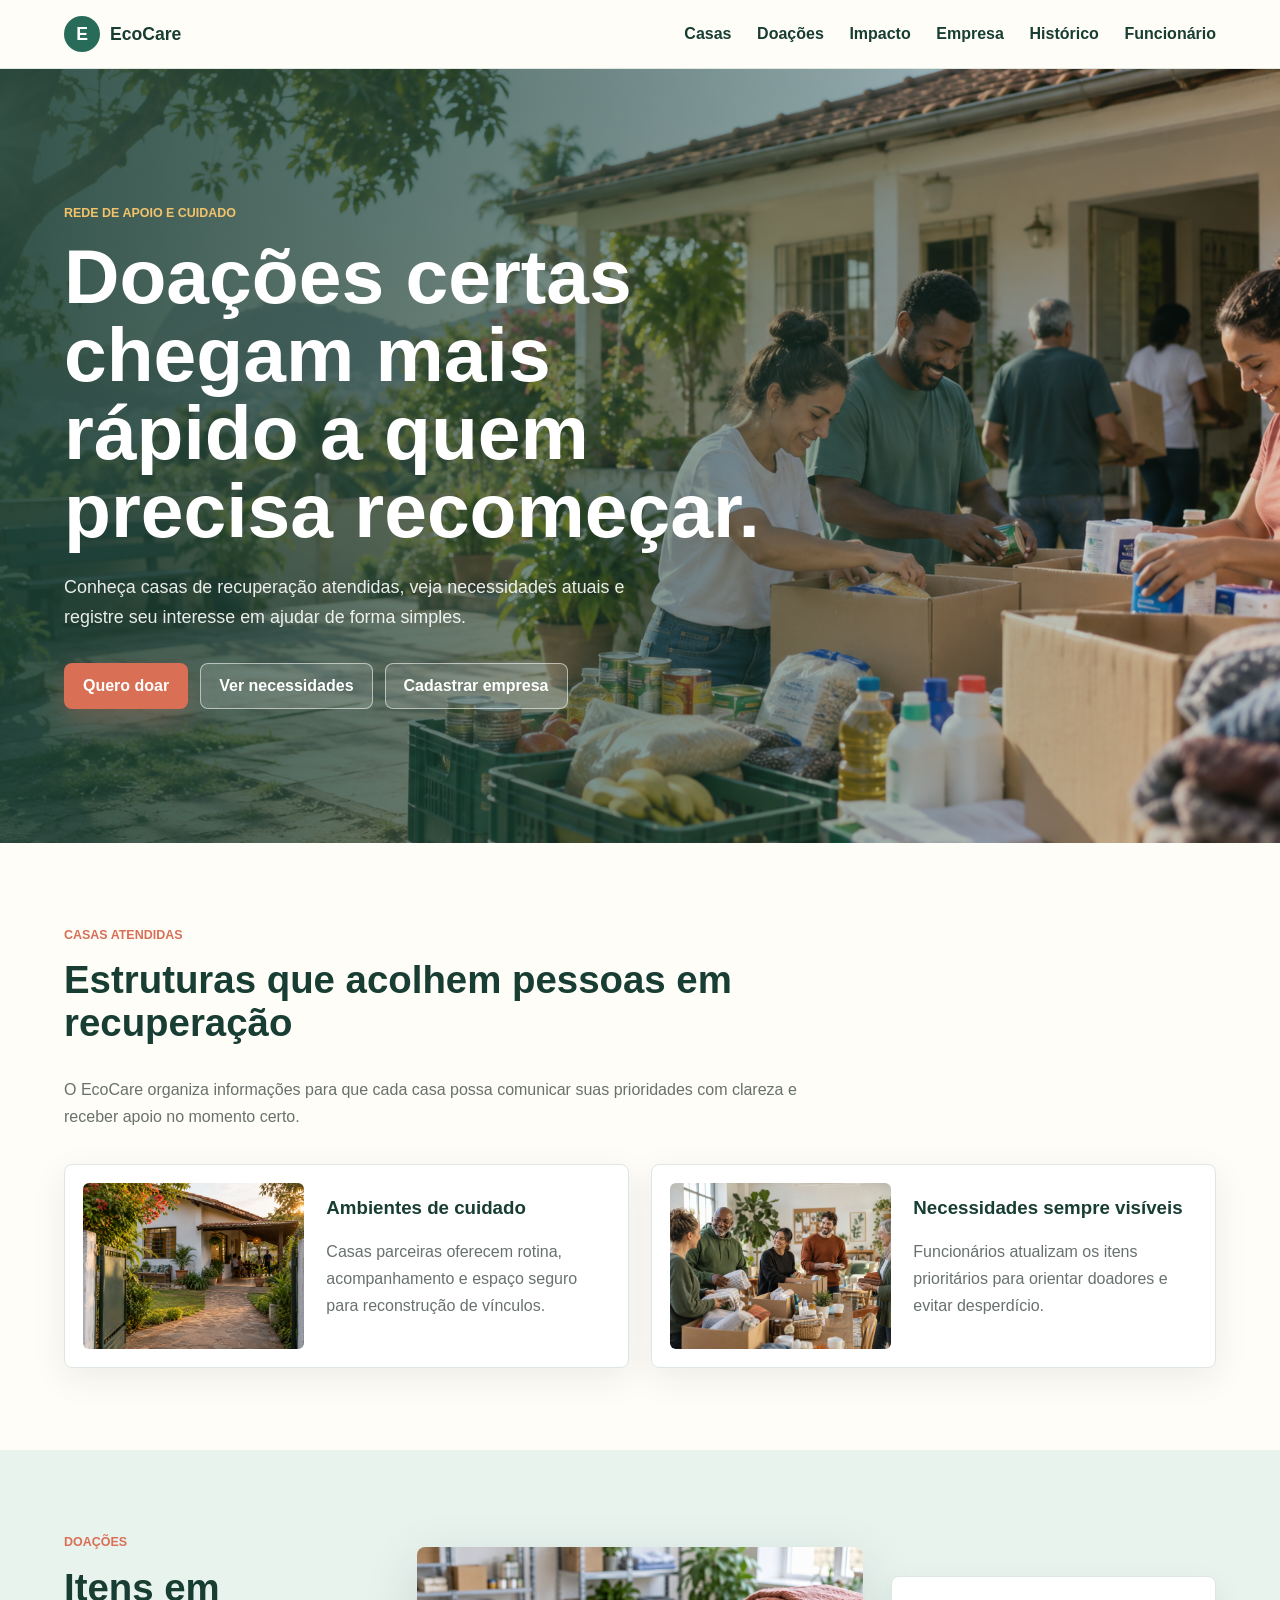
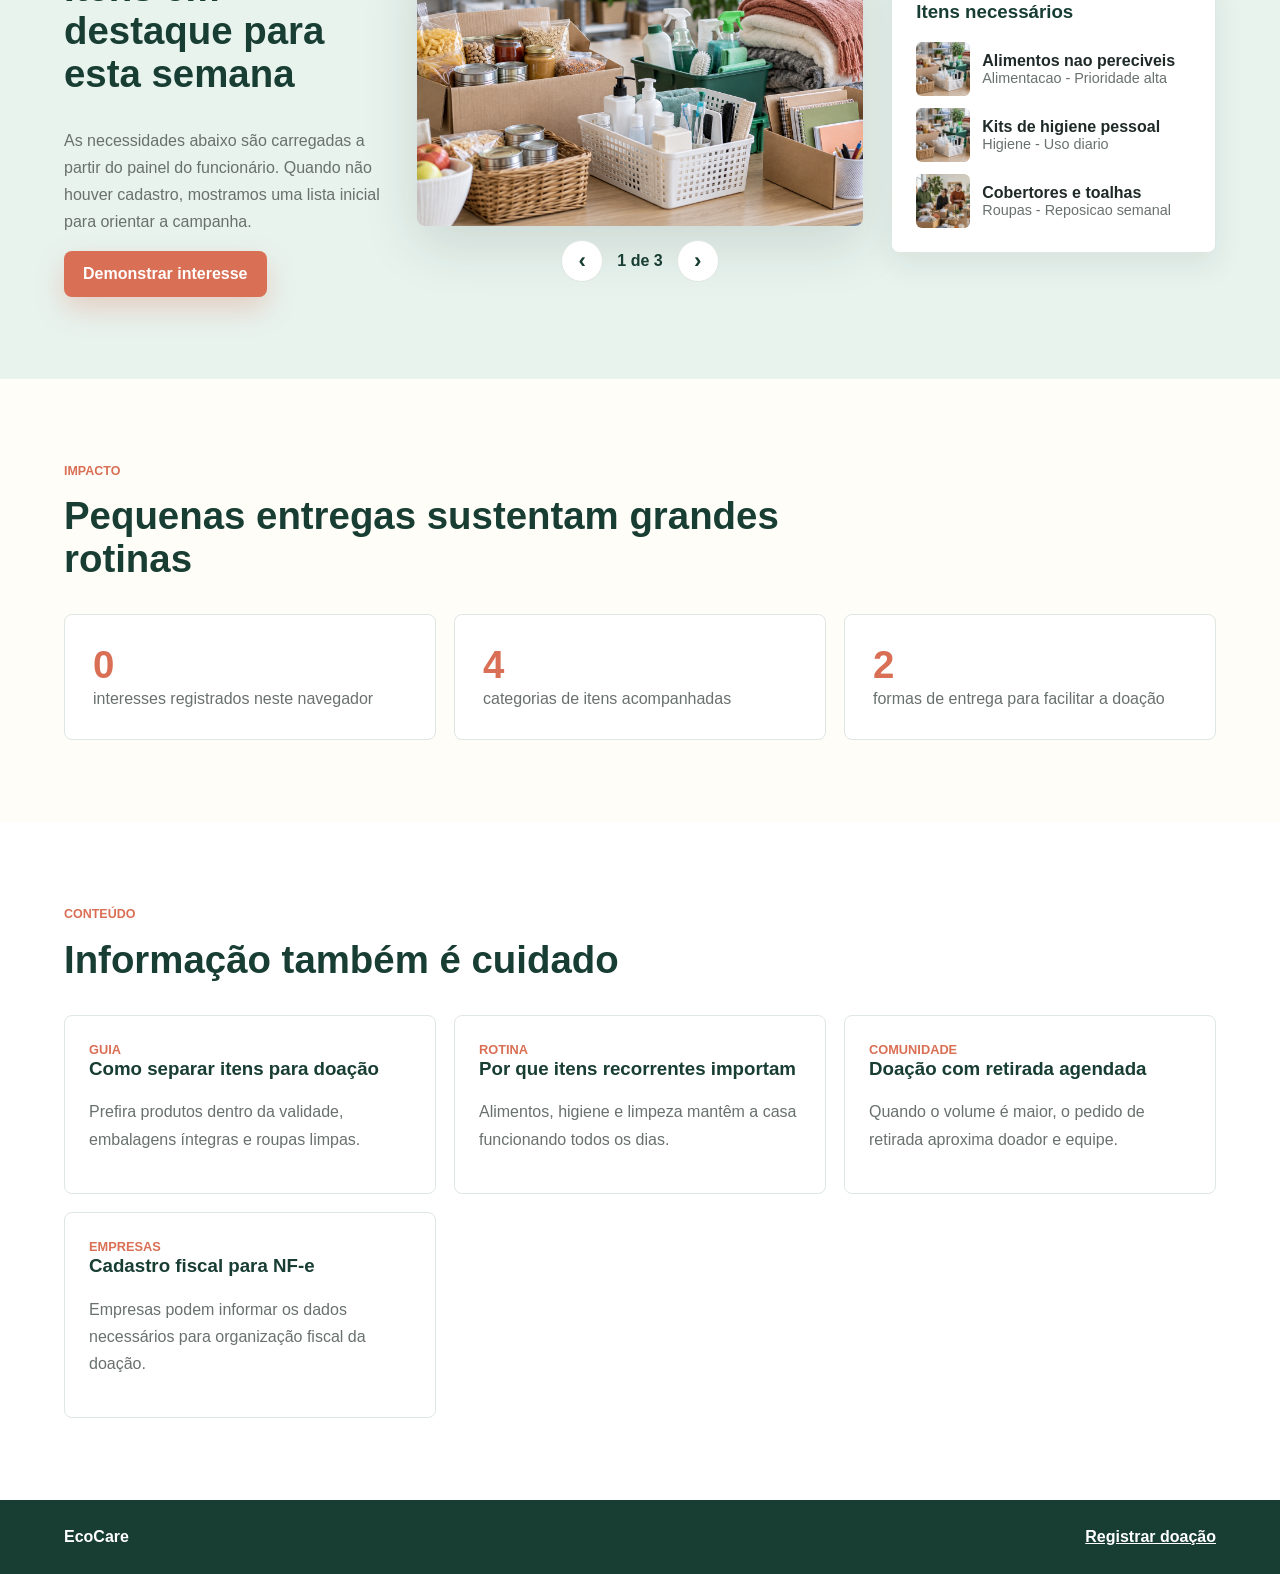
<file: index.html>
<!DOCTYPE html>
<html lang="pt-BR">
  <head>
    <meta charset="UTF-8" />
    <meta name="viewport" content="width=device-width, initial-scale=1.0" />
    <title>EcoCare | Doações para casas de recuperação</title>
    <meta
      name="description"
      content="EcoCare conecta doadores a casas de recuperação, organizando necessidades atuais e interesses de doação."
    />
    <link rel="stylesheet" href="index.css" />
  </head>
  <body>
    <div class="page-alert" id="company-alert" role="status" aria-live="polite" hidden>
      Empresa cadastrada com sucesso. A equipe EcoCare fará a conferência dos dados fiscais.
    </div>

    <header class="site-header">
      <a class="brand" href="#inicio" aria-label="EcoCare - página inicial">
        <span class="brand-mark" aria-hidden="true">E</span>
        <span>EcoCare</span>
      </a>

      <nav class="nav" aria-label="Navegação principal">
        <a href="#casas">Casas</a>
        <a href="#doacoes">Doações</a>
        <a href="#impacto">Impacto</a>
        <button class="nav-button" type="button" id="open-company-modal">Empresa</button>
        <button class="nav-button" type="button" id="open-history-modal">Histórico</button>
        <a href="login.html">Funcionário</a>
      </nav>
    </header>

    <main>
      <section class="hero" id="inicio" aria-labelledby="hero-title">
        <div class="hero-content">
          <p class="eyebrow">Rede de apoio e cuidado</p>
          <h1 id="hero-title">Doações certas chegam mais rápido a quem precisa recomeçar.</h1>
          <p>
            Conheça casas de recuperação atendidas, veja necessidades atuais e registre
            seu interesse em ajudar de forma simples.
          </p>
          <div class="hero-actions">
            <button class="button button-primary" type="button" data-open-donation>
              Quero doar
            </button>
            <a class="button button-secondary" href="#doacoes">Ver necessidades</a>
            <a class="button button-secondary" href="empresa.html">Cadastrar empresa</a>
          </div>
        </div>
      </section>

      <section class="section company-profile-section" id="empresa-cadastrada" hidden aria-labelledby="company-profile-title">
        <div class="section-heading">
          <p class="eyebrow">Empresa cadastrada</p>
          <h2 id="company-profile-title">Dados fiscais recebidos</h2>
          <p>
            A empresa abaixo foi cadastrada neste navegador e já está disponível para
            consulta no painel do funcionário.
          </p>
        </div>
        <article class="company-profile-card" id="company-profile-card"></article>
      </section>

      <section class="section houses-section" id="casas" aria-labelledby="houses-title">
        <div class="section-heading">
          <p class="eyebrow">Casas atendidas</p>
          <h2 id="houses-title">Estruturas que acolhem pessoas em recuperação</h2>
          <p>
            O EcoCare organiza informações para que cada casa possa comunicar suas
            prioridades com clareza e receber apoio no momento certo.
          </p>
        </div>

        <div class="feature-grid">
          <article class="feature-panel">
            <img src="recovery-house.png" alt="Casa de recuperação com jardim e varanda acolhedora" />
            <div>
              <h3>Ambientes de cuidado</h3>
              <p>
                Casas parceiras oferecem rotina, acompanhamento e espaço seguro para
                reconstrução de vínculos.
              </p>
            </div>
          </article>

          <article class="feature-panel">
            <img src="hero-community2.png" alt="Voluntários organizando doações em uma sala comunitária" />
            <div>
              <h3>Necessidades sempre visíveis</h3>
              <p>
                Funcionários atualizam os itens prioritários para orientar doadores e
                evitar desperdício.
              </p>
            </div>
          </article>
        </div>
      </section>

      <section class="section donation-section" id="doacoes" aria-labelledby="donations-title">
        <div class="donation-layout">
          <div>
            <p class="eyebrow">Doações</p>
            <h2 id="donations-title">Itens em destaque para esta semana</h2>
            <p>
              As necessidades abaixo são carregadas a partir do painel do funcionário.
              Quando não houver cadastro, mostramos uma lista inicial para orientar a campanha.
            </p>
            <button class="button button-primary" type="button" data-open-donation>
              Demonstrar interesse
            </button>
          </div>

          <div class="carousel" aria-label="Imagens de doações">
            <div class="carousel-frame">
              <img id="carousel-image" src="donation-supplies.png" alt="Itens de doação organizados em caixas" />
            </div>
            <div class="carousel-controls">
              <button type="button" id="prev-slide" aria-label="Imagem anterior">&#8249;</button>
              <span id="carousel-counter" aria-live="polite">1 de 3</span>
              <button type="button" id="next-slide" aria-label="Próxima imagem">&#8250;</button>
            </div>
          </div>

          <aside class="needed-card" aria-labelledby="needed-title">
            <h3 id="needed-title">Itens necessários</h3>
            <ul class="needed-list" id="needed-list"></ul>
          </aside>
        </div>
      </section>

      <section class="section impact-section" id="impacto" aria-labelledby="impact-title">
        <div class="section-heading">
          <p class="eyebrow">Impacto</p>
          <h2 id="impact-title">Pequenas entregas sustentam grandes rotinas</h2>
        </div>

        <div class="impact-grid">
          <article>
            <strong id="donation-count">0</strong>
            <span>interesses registrados neste navegador</span>
          </article>
          <article>
            <strong>4</strong>
            <span>categorias de itens acompanhadas</span>
          </article>
          <article>
            <strong>2</strong>
            <span>formas de entrega para facilitar a doação</span>
          </article>
        </div>
      </section>

      <section class="section blog-section" aria-labelledby="blog-title">
        <div class="section-heading">
          <p class="eyebrow">Conteúdo</p>
          <h2 id="blog-title">Informação também é cuidado</h2>
        </div>
        <div class="blog-grid">
          <article>
            <span>Guia</span>
            <h3>Como separar itens para doação</h3>
            <p>Prefira produtos dentro da validade, embalagens íntegras e roupas limpas.</p>
          </article>
          <article>
            <span>Rotina</span>
            <h3>Por que itens recorrentes importam</h3>
            <p>Alimentos, higiene e limpeza mantêm a casa funcionando todos os dias.</p>
          </article>
          <article>
            <span>Comunidade</span>
            <h3>Doação com retirada agendada</h3>
            <p>Quando o volume é maior, o pedido de retirada aproxima doador e equipe.</p>
          </article>
          <article>
            <span>Empresas</span>
            <h3>Cadastro fiscal para NF-e</h3>
            <p>Empresas podem informar os dados necessários para organização fiscal da doação.</p>
          </article>
        </div>
      </section>

    </main>

    <footer class="footer">
      <span>EcoCare</span>
      <button class="link-button" type="button" data-open-donation>Registrar doação</button>
    </footer>

    <div class="modal-backdrop" id="donation-modal" hidden>
      <section class="modal" role="dialog" aria-modal="true" aria-labelledby="donation-modal-title">
        <button class="modal-close" type="button" data-close-modal aria-label="Fechar modal">x</button>
        <h2 id="donation-modal-title">Registrar interesse em doar</h2>
        <form id="donation-form" novalidate>
          <div class="field">
            <label for="donor-name">Nome</label>
            <input id="donor-name" name="name" type="text" autocomplete="name" required />
            <small class="error-message"></small>
          </div>
          <div class="field">
            <label for="donor-contact">Contato</label>
            <input id="donor-contact" name="contact" type="text" autocomplete="tel" required />
            <small class="error-message"></small>
          </div>
          <div class="field">
            <label for="donation-type">Forma de ajuda</label>
            <select id="donation-type" name="type" required>
              <option value="">Selecione</option>
              <option>Alimentos</option>
              <option>Bebidas</option>
              <option>Higiene pessoal</option>
              <option>Limpeza</option>
              <option>Roupas e cobertores</option>
              <option>Materiais educativos</option>
            </select>
            <small class="error-message"></small>
          </div>
          <div class="field">
            <label for="donation-quantity">Quantidade aproximada</label>
            <div class="quantity-control">
              <input id="donation-quantity" name="quantityAmount" type="number" min="0.01" step="0.01" required />
              <span id="donation-unit" aria-live="polite">un</span>
            </div>
            <input id="donation-unit-value" name="quantityUnit" type="hidden" value="un" />
            <small class="error-message"></small>
          </div>
          <div class="field field-full">
            <label for="donation-message">Mensagem</label>
            <textarea id="donation-message" name="message" rows="4"></textarea>
          </div>
          <button class="button button-primary field-full" type="submit">Enviar interesse</button>
        </form>
      </section>
    </div>

    <div class="modal-backdrop" id="delivery-modal" hidden>
      <section class="modal" role="dialog" aria-modal="true" aria-labelledby="delivery-modal-title">
        <button class="modal-close" type="button" data-close-delivery aria-label="Fechar modal">x</button>
        <h2 id="delivery-modal-title">Como deseja finalizar?</h2>
        <div class="delivery-choice">
          <button class="choice-card" type="button" id="collection-point">
            <strong>Entregar em ponto de coleta</strong>
            <span>Veja o endereço oficial para levar os itens.</span>
          </button>
          <button class="choice-card" type="button" id="request-pickup">
            <strong>Solicitar retirada</strong>
            <span>Informe endereço, data e horário para combinarmos a busca.</span>
          </button>
        </div>
        <section class="collection-address" id="collection-address" hidden aria-labelledby="collection-title">
          <h3 id="collection-title">Escolha um endereço para entrega</h3>
          <fieldset class="collection-options">
            <legend>Pontos de coleta disponíveis</legend>
            <label class="collection-option">
              <input type="radio" name="collectionPoint" value="central" checked />
              <span>
                <strong>EcoCare - Ponto de coleta central</strong>
                Rua das Acácias, 245 - Jardim Esperança, São Paulo/SP
                <small>Segunda a sexta, das 9h às 17h</small>
              </span>
            </label>
            <label class="collection-option">
              <input type="radio" name="collectionPoint" value="norte" />
              <span>
                <strong>Unidade Norte - Casa Esperança</strong>
                Avenida das Palmeiras, 880 - Santana, São Paulo/SP
                <small>Terça, quinta e sábado, das 8h às 14h</small>
              </span>
            </label>
            <label class="collection-option">
              <input type="radio" name="collectionPoint" value="sul" />
              <span>
                <strong>Unidade Sul - Espaço Recomeço</strong>
                Rua Campo Belo, 1320 - Santo Amaro, São Paulo/SP
                <small>Segunda a sexta, das 10h às 16h</small>
              </span>
            </label>
            <label class="collection-option">
              <input type="radio" name="collectionPoint" value="leste" />
              <span>
                <strong>Unidade Leste - Apoio Comunitário</strong>
                Rua Itaquera, 510 - Vila Carmosina, São Paulo/SP
                <small>Quarta e sexta, das 9h às 15h</small>
              </span>
            </label>
          </fieldset>
          <button class="button button-primary" type="button" id="confirm-collection">
            Confirmar entrega neste endereço
          </button>
        </section>
        <form id="pickup-form" class="pickup-form" hidden novalidate>
          <div class="field field-full">
            <label for="pickup-address">Endereço completo</label>
            <input id="pickup-address" name="address" type="text" required />
            <small class="error-message"></small>
          </div>
          <div class="field">
            <label for="pickup-date">Data</label>
            <input id="pickup-date" name="date" type="date" required />
            <small class="error-message"></small>
          </div>
          <div class="field">
            <label for="pickup-time">Horário</label>
            <input id="pickup-time" name="time" type="time" required />
            <small class="error-message"></small>
          </div>
          <div class="field">
            <label for="pickup-reference">Ponto de referência</label>
            <input id="pickup-reference" name="reference" type="text" />
          </div>
          <div class="field">
            <label for="pickup-notes">Observações</label>
            <input id="pickup-notes" name="notes" type="text" />
          </div>
          <button class="button button-primary field-full" type="submit">Confirmar retirada</button>
        </form>
        <p class="success-message" id="delivery-feedback" aria-live="polite"></p>
      </section>
    </div>

    <div class="modal-backdrop" id="receipt-modal" hidden>
      <section class="modal receipt-modal" role="dialog" aria-modal="true" aria-labelledby="receipt-title">
        <button class="modal-close" type="button" data-close-receipt aria-label="Fechar nota fiscal">x</button>
        <section class="donation-receipt" id="donation-receipt" aria-labelledby="receipt-title">
          <div class="receipt-header">
            <div>
              <p class="eyebrow">Comprovante fiscal</p>
              <h3 id="receipt-title">Nota de doação EcoCare</h3>
            </div>
            <strong id="receipt-number"></strong>
          </div>
          <dl class="receipt-grid">
            <div>
              <dt>Código de retirada</dt>
              <dd id="receipt-code"></dd>
            </div>
            <div>
              <dt>Doador</dt>
              <dd id="receipt-donor"></dd>
            </div>
            <div>
              <dt>Contato</dt>
              <dd id="receipt-contact"></dd>
            </div>
            <div>
              <dt>Itens doados</dt>
              <dd id="receipt-items"></dd>
            </div>
            <div>
              <dt>Entrega</dt>
              <dd id="receipt-delivery"></dd>
            </div>
            <div>
              <dt>Data de emissão</dt>
              <dd id="receipt-issued-at"></dd>
            </div>
          </dl>
          <p class="receipt-note">
            Este documento é um comprovante local de intenção de doação. A emissão de NF-e oficial
            depende de integração fiscal autorizada.
          </p>
          <button class="button button-secondary receipt-print" type="button" id="print-receipt">
            Imprimir comprovante
          </button>
        </section>
      </section>
    </div>

    <div class="modal-backdrop" id="company-modal" hidden>
      <section class="modal" role="dialog" aria-modal="true" aria-labelledby="company-modal-title">
        <button class="modal-close" type="button" data-close-company aria-label="Fechar empresas">x</button>
        <p class="eyebrow">Empresa</p>
        <h2 id="company-modal-title">Entrar ou cadastrar empresa</h2>
        <p>
          Entre em uma empresa já cadastrada para vincular novas doações e visualizar
          o histórico específico dela.
        </p>
        <div class="company-login-list" id="company-login-list"></div>
        <a class="button button-primary modal-action" href="empresa.html">Cadastrar nova empresa</a>
      </section>
    </div>

    <div class="modal-backdrop" id="history-modal" hidden>
      <section class="modal" role="dialog" aria-modal="true" aria-labelledby="history-modal-title">
        <button class="modal-close" type="button" data-close-history aria-label="Fechar histórico">x</button>
        <p class="eyebrow">Histórico</p>
        <h2 id="history-modal-title">Doações e NFs</h2>
        <p id="history-company-context">
          Selecione uma empresa para visualizar o histórico de doações vinculado a ela.
        </p>
        <div class="history-list" id="history-list"></div>
      </section>
    </div>

    <script src="index.js"></script>
  </body>
</html>
</file>
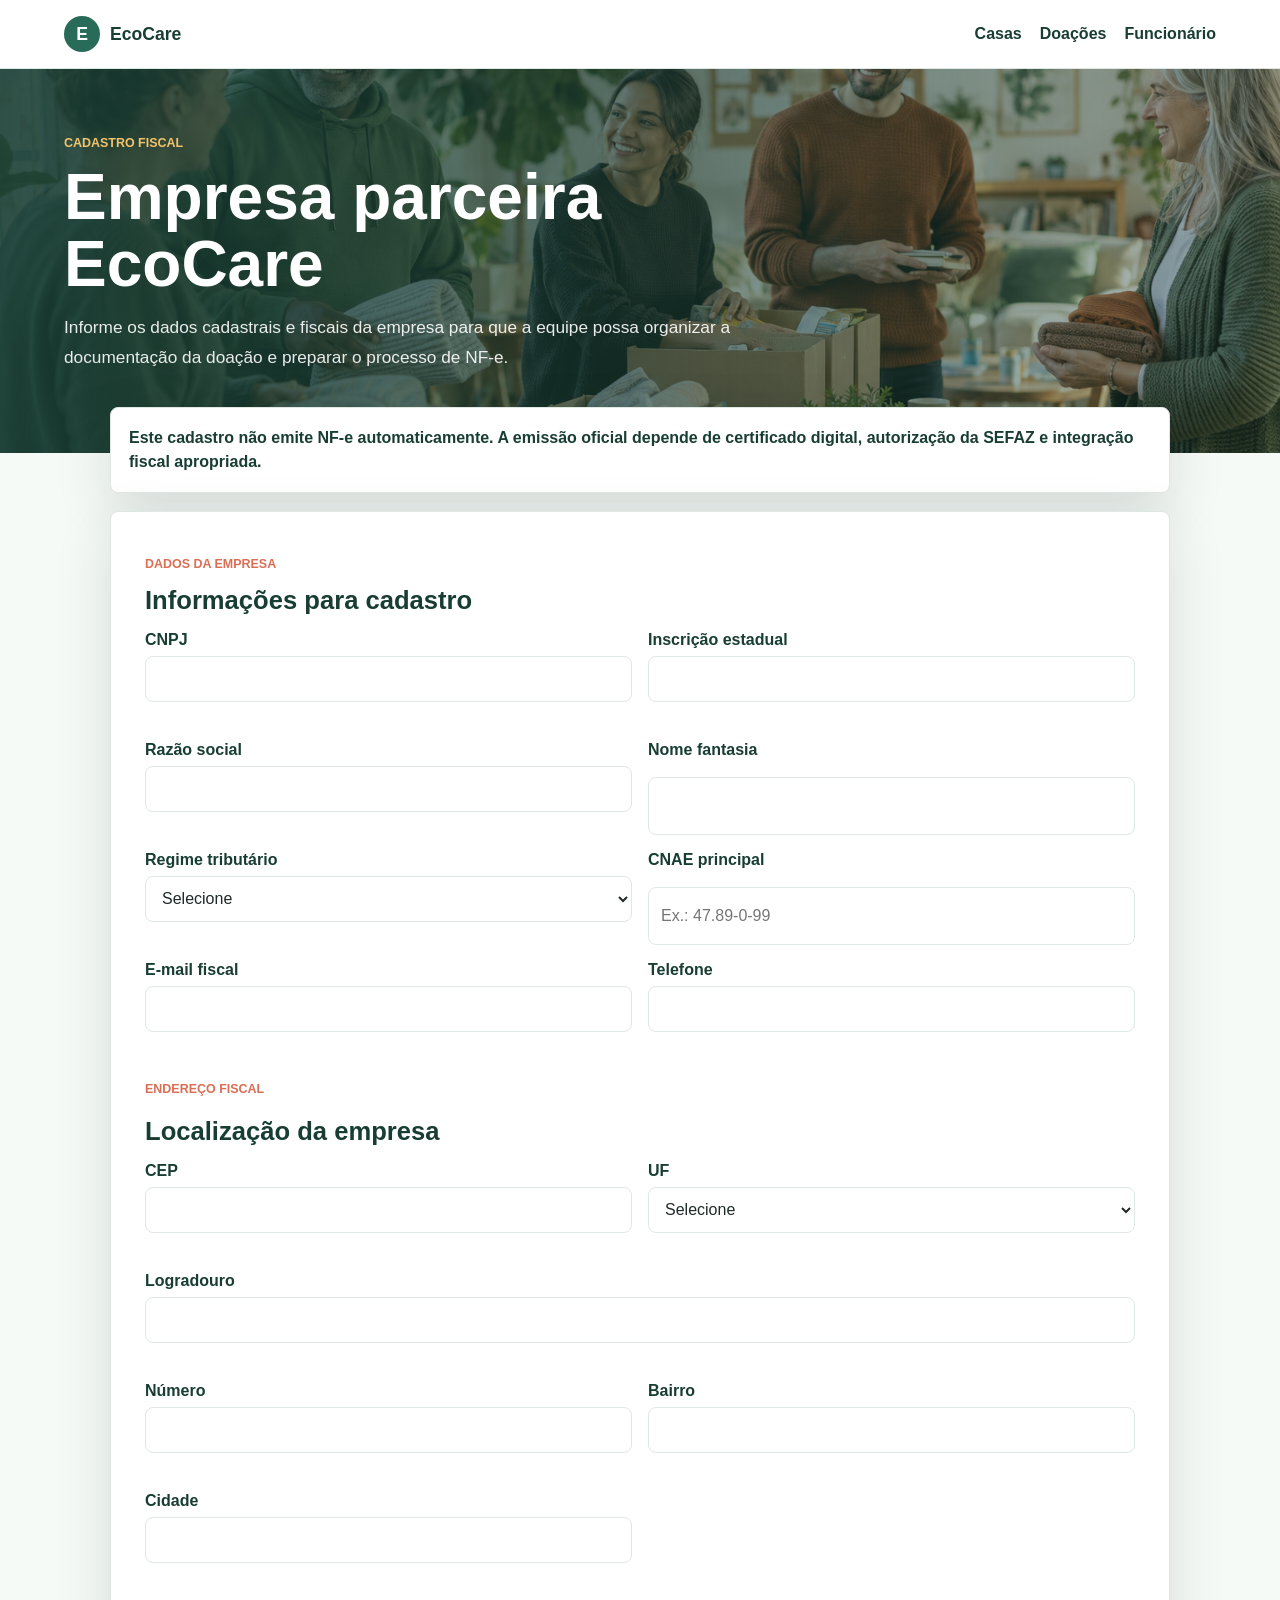
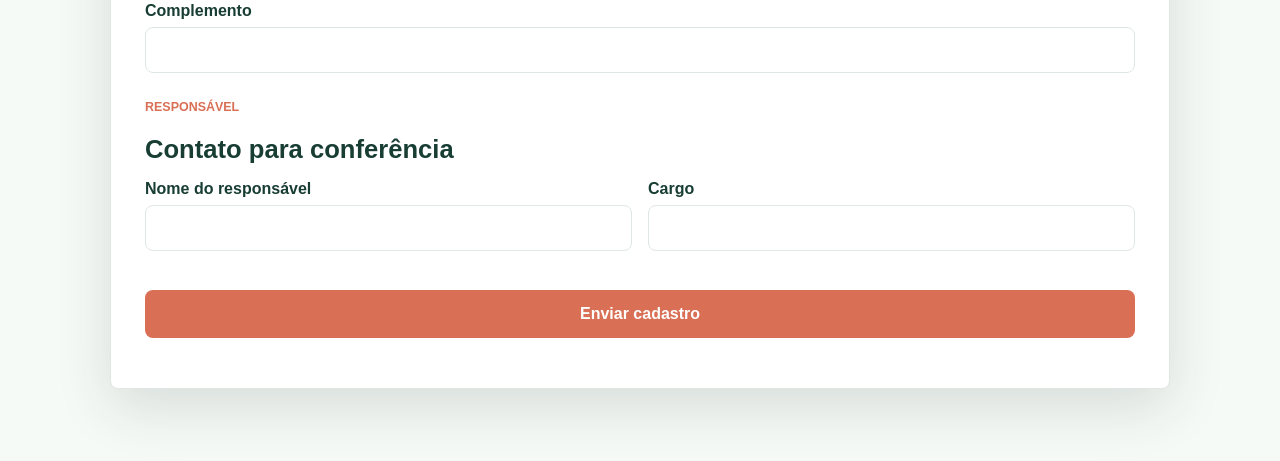
<file: empresa.html>
<!DOCTYPE html>
<html lang="pt-BR">
  <head>
    <meta charset="UTF-8" />
    <meta name="viewport" content="width=device-width, initial-scale=1.0" />
    <title>EcoCare | Cadastro de empresa</title>
    <meta
      name="description"
      content="Cadastro fiscal de empresas parceiras do EcoCare para organização de dados necessários à NF-e."
    />
    <link rel="stylesheet" href="empresa.css" />
  </head>
  <body>
    <header class="site-header">
      <a class="brand" href="index.html">
        <span class="brand-mark" aria-hidden="true">E</span>
        <span>EcoCare</span>
      </a>
      <nav class="nav" aria-label="Navegação principal">
        <a href="index.html#casas">Casas</a>
        <a href="index.html#doacoes">Doações</a>
        <a href="funcionario.html">Funcionário</a>
      </nav>
    </header>

    <main>
      <section class="company-hero" aria-labelledby="company-title">
        <div>
          <p class="eyebrow">Cadastro fiscal</p>
          <h1 id="company-title">Empresa parceira EcoCare</h1>
          <p>
            Informe os dados cadastrais e fiscais da empresa para que a equipe possa
            organizar a documentação da doação e preparar o processo de NF-e.
          </p>
        </div>
      </section>

      <section class="form-section" aria-labelledby="form-title">
        <div class="notice" role="note">
          Este cadastro não emite NF-e automaticamente. A emissão oficial depende de
          certificado digital, autorização da SEFAZ e integração fiscal apropriada.
        </div>

        <form id="company-form" novalidate>
          <div class="form-heading">
            <p class="eyebrow">Dados da empresa</p>
            <h2 id="form-title">Informações para cadastro</h2>
          </div>

          <div class="field">
            <label for="company-cnpj">CNPJ</label>
            <input id="company-cnpj" name="cnpj" type="text" inputmode="numeric" maxlength="18" required />
            <small class="error-message"></small>
          </div>
          <div class="field">
            <label for="company-state-registration">Inscrição estadual</label>
            <input id="company-state-registration" name="stateRegistration" type="text" required />
            <small class="error-message"></small>
          </div>
          <div class="field">
            <label for="company-legal-name">Razão social</label>
            <input id="company-legal-name" name="legalName" type="text" required />
            <small class="error-message"></small>
          </div>
          <div class="field">
            <label for="company-trade-name">Nome fantasia</label>
            <input id="company-trade-name" name="tradeName" type="text" />
          </div>
          <div class="field">
            <label for="company-tax-regime">Regime tributário</label>
            <select id="company-tax-regime" name="taxRegime" required>
              <option value="">Selecione</option>
              <option>Simples Nacional</option>
              <option>Lucro Presumido</option>
              <option>Lucro Real</option>
              <option>MEI</option>
            </select>
            <small class="error-message"></small>
          </div>
          <div class="field">
            <label for="company-cnae">CNAE principal</label>
            <input id="company-cnae" name="cnae" type="text" placeholder="Ex.: 47.89-0-99" />
          </div>
          <div class="field">
            <label for="company-email">E-mail fiscal</label>
            <input id="company-email" name="email" type="email" autocomplete="email" required />
            <small class="error-message"></small>
          </div>
          <div class="field">
            <label for="company-phone">Telefone</label>
            <input id="company-phone" name="phone" type="tel" autocomplete="tel" required />
            <small class="error-message"></small>
          </div>

          <div class="form-heading field-full">
            <p class="eyebrow">Endereço fiscal</p>
            <h2>Localização da empresa</h2>
          </div>

          <div class="field">
            <label for="company-zip">CEP</label>
            <input id="company-zip" name="zipCode" type="text" inputmode="numeric" maxlength="9" required />
            <small class="error-message"></small>
          </div>
          <div class="field">
            <label for="company-state">UF</label>
            <select id="company-state" name="state" required>
              <option value="">Selecione</option>
              <option>AC</option><option>AL</option><option>AP</option><option>AM</option>
              <option>BA</option><option>CE</option><option>DF</option><option>ES</option>
              <option>GO</option><option>MA</option><option>MT</option><option>MS</option>
              <option>MG</option><option>PA</option><option>PB</option><option>PR</option>
              <option>PE</option><option>PI</option><option>RJ</option><option>RN</option>
              <option>RS</option><option>RO</option><option>RR</option><option>SC</option>
              <option>SP</option><option>SE</option><option>TO</option>
            </select>
            <small class="error-message"></small>
          </div>
          <div class="field field-wide">
            <label for="company-street">Logradouro</label>
            <input id="company-street" name="street" type="text" required />
            <small class="error-message"></small>
          </div>
          <div class="field">
            <label for="company-number">Número</label>
            <input id="company-number" name="number" type="text" required />
            <small class="error-message"></small>
          </div>
          <div class="field">
            <label for="company-district">Bairro</label>
            <input id="company-district" name="district" type="text" required />
            <small class="error-message"></small>
          </div>
          <div class="field">
            <label for="company-city">Cidade</label>
            <input id="company-city" name="city" type="text" required />
            <small class="error-message"></small>
          </div>
          <div class="field field-full">
            <label for="company-complement">Complemento</label>
            <input id="company-complement" name="complement" type="text" />
          </div>

          <div class="form-heading field-full">
            <p class="eyebrow">Responsável</p>
            <h2>Contato para conferência</h2>
          </div>

          <div class="field">
            <label for="responsible-name">Nome do responsável</label>
            <input id="responsible-name" name="responsibleName" type="text" required />
            <small class="error-message"></small>
          </div>
          <div class="field">
            <label for="responsible-role">Cargo</label>
            <input id="responsible-role" name="responsibleRole" type="text" required />
            <small class="error-message"></small>
          </div>

          <button class="button field-full" type="submit">Enviar cadastro</button>
          <p class="success-message field-full" id="company-feedback" aria-live="polite"></p>
        </form>
      </section>
    </main>

    <script src="empresa.js"></script>
  </body>
</html>
</file>
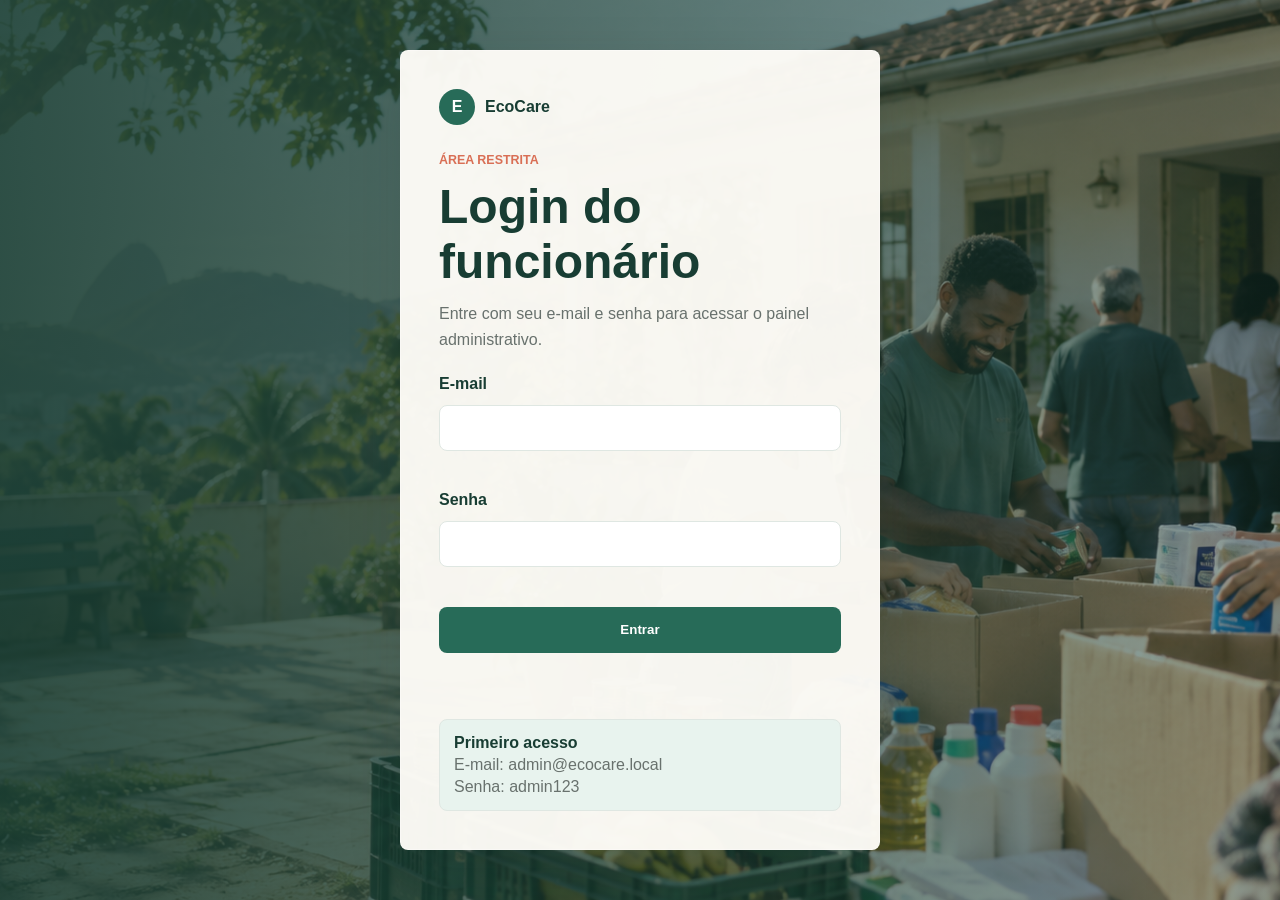
<file: funcionario.html>
<!DOCTYPE html>
<html lang="pt-BR">
  <head>
    <meta charset="UTF-8" />
    <meta name="viewport" content="width=device-width, initial-scale=1.0" />
    <title>EcoCare | Área do funcionário</title>
    <meta name="description" content="Painel administrativo do EcoCare para gerenciar doações e itens necessários." />
    <link rel="stylesheet" href="funcionario.css" />
  </head>
  <body>
    <header class="admin-header">
      <a class="brand" href="index.html">
        <span class="brand-mark" aria-hidden="true">E</span>
        <span>EcoCare</span>
      </a>
      <div class="admin-session">
        <span id="session-employee-name">Funcionário</span>
        <button class="back-link logout-button" type="button" id="logout-button">Sair</button>
        <a class="back-link" href="index.html">Voltar para o site</a>
      </div>
    </header>

    <main class="admin-shell">
      <section class="intro" aria-labelledby="admin-title">
        <div>
          <p class="eyebrow">Área do funcionário</p>
          <h1 id="admin-title">Gestão de doações e necessidades</h1>
        </div>
        <button class="button" type="button" id="clear-completed">Limpar concluídas</button>
      </section>

      <section class="summary-grid" aria-label="Resumo administrativo">
        <article>
          <span>Total de doações</span>
          <strong id="total-donations">0</strong>
        </article>
        <article>
          <span>Pendentes</span>
          <strong id="pending-donations">0</strong>
        </article>
        <article>
          <span>Retiradas</span>
          <strong id="pickup-donations">0</strong>
        </article>
        <article>
          <span>Itens ativos</span>
          <strong id="active-items">0</strong>
        </article>
        <article>
          <span>Empresas</span>
          <strong id="registered-companies">0</strong>
        </article>
        <article>
          <span>Estoque</span>
          <strong id="stock-total">0</strong>
        </article>
        <article>
          <span>Funcionários</span>
          <strong id="employee-total">0</strong>
        </article>
      </section>

      <nav class="admin-tabs" aria-label="Navegação do painel">
        <button class="admin-tab active" type="button" data-admin-tab="donations-panel">Doações</button>
        <button class="admin-tab" type="button" data-admin-tab="companies-panel">Empresas</button>
        <button class="admin-tab" type="button" data-admin-tab="stock-panel">Estoque</button>
        <button class="admin-tab" type="button" data-admin-tab="employees-panel">Funcionários</button>
      </nav>

      <section class="workspace">
        <section class="admin-tab-panel active" id="donations-panel">
          <section class="panel" aria-labelledby="donations-title">
            <div class="panel-heading">
              <div>
                <p class="eyebrow">Recebidas</p>
                <h2 id="donations-title">Doações</h2>
              </div>
              <select id="status-filter" aria-label="Filtrar doações por status">
                <option value="todas">Todas</option>
                <option value="pendente">Pendentes</option>
                <option value="em contato">Em contato</option>
                <option value="concluida">Concluídas</option>
              </select>
            </div>
            <div class="donation-list" id="donation-list"></div>
          </section>

          <section class="panel" aria-labelledby="items-title">
            <div class="panel-heading">
              <div>
                <p class="eyebrow">Necessidades</p>
                <h2 id="items-title">Cadastrar item</h2>
              </div>
            </div>
            <form id="item-form" novalidate>
              <div class="field">
                <label for="item-name">Item necessário</label>
                <input id="item-name" name="name" type="text" required />
                <small class="error-message"></small>
              </div>
              <div class="field">
                <label for="item-category">Categoria</label>
                <select id="item-category" name="category" required>
                  <option value="">Selecione</option>
                  <option>Alimentação</option>
                  <option>Higiene</option>
                  <option>Limpeza</option>
                  <option>Roupas</option>
                  <option>Educação</option>
                </select>
                <small class="error-message"></small>
              </div>
              <div class="field">
                <label for="item-quantity">Quantidade ou prioridade</label>
                <input id="item-quantity" name="quantity" type="text" required />
                <small class="error-message"></small>
              </div>
              <div class="field">
                <label for="item-image">Imagem local ou URL</label>
                <input id="item-image" name="image" type="text" placeholder="donation-supplies.png" />
              </div>
              <button class="button" type="submit">Adicionar item</button>
            </form>

            <div class="item-list" id="item-list"></div>
          </section>
        </section>

        <section class="admin-tab-panel" id="companies-panel" hidden>
          <section class="panel company-panel" aria-labelledby="companies-title">
            <div class="panel-heading">
              <div>
                <p class="eyebrow">Fiscal</p>
                <h2 id="companies-title">Empresas cadastradas</h2>
              </div>
            </div>
            <div class="company-list" id="company-list"></div>
          </section>
        </section>

        <section class="admin-tab-panel" id="stock-panel" hidden>
          <section class="panel stock-panel" aria-labelledby="stock-title">
            <div class="panel-heading">
              <div>
                <p class="eyebrow">Estoque</p>
                <h2 id="stock-title">Itens doados em estoque</h2>
              </div>
            </div>
            <div class="stock-list" id="stock-list"></div>
          </section>
        </section>

        <section class="admin-tab-panel" id="employees-panel" hidden>
          <section class="panel" aria-labelledby="employee-register-title">
            <div class="panel-heading">
              <div>
                <p class="eyebrow">Acessos</p>
                <h2 id="employee-register-title">Cadastrar funcionário</h2>
              </div>
            </div>
            <form id="employee-form" novalidate>
              <div class="field">
                <label for="new-employee-name">Nome</label>
                <input id="new-employee-name" name="name" type="text" required />
                <small class="error-message"></small>
              </div>
              <div class="field">
                <label for="new-employee-email">E-mail</label>
                <input id="new-employee-email" name="email" type="email" required />
                <small class="error-message"></small>
              </div>
              <div class="field">
                <label for="new-employee-role">Cargo</label>
                <input id="new-employee-role" name="role" type="text" required />
                <small class="error-message"></small>
              </div>
              <div class="field">
                <label for="new-employee-password">Senha</label>
                <input id="new-employee-password" name="password" type="password" minlength="6" required />
                <small class="error-message"></small>
              </div>
              <button class="button" type="submit">Cadastrar funcionário</button>
              <p class="success-message" id="employee-feedback" aria-live="polite"></p>
            </form>
          </section>

          <section class="panel" aria-labelledby="employee-list-title">
            <div class="panel-heading">
              <div>
                <p class="eyebrow">Equipe</p>
                <h2 id="employee-list-title">Funcionários cadastrados</h2>
              </div>
            </div>
            <div class="employee-list" id="employee-list"></div>
          </section>
        </section>
      </section>
    </main>

    <script src="funcionario.js"></script>
  </body>
</html>
</file>
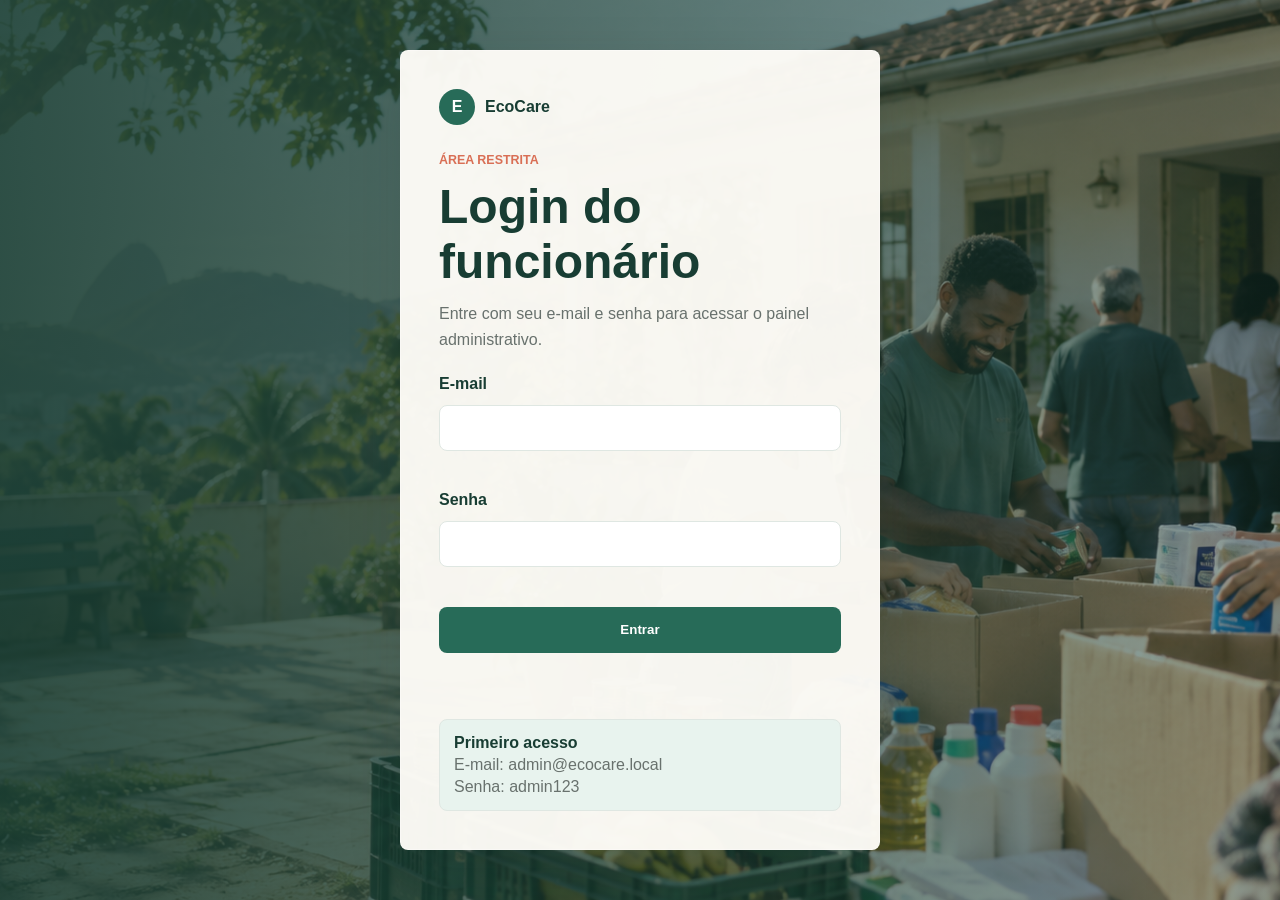
<file: login.html>
<!DOCTYPE html>
<html lang="pt-BR">
  <head>
    <meta charset="UTF-8" />
    <meta name="viewport" content="width=device-width, initial-scale=1.0" />
    <title>EcoCare | Login do funcionário</title>
    <meta name="description" content="Acesso restrito ao painel administrativo do EcoCare." />
    <link rel="stylesheet" href="login.css" />
  </head>
  <body>
    <main class="login-shell">
      <section class="login-card" aria-labelledby="login-title">
        <a class="brand" href="index.html">
          <span class="brand-mark" aria-hidden="true">E</span>
          <span>EcoCare</span>
        </a>
        <p class="eyebrow">Área restrita</p>
        <h1 id="login-title">Login do funcionário</h1>
        <p>Entre com seu e-mail e senha para acessar o painel administrativo.</p>

        <form id="login-form" novalidate>
          <div class="field">
            <label for="employee-email">E-mail</label>
            <input id="employee-email" name="email" type="email" autocomplete="email" required />
            <small class="error-message"></small>
          </div>
          <div class="field">
            <label for="employee-password">Senha</label>
            <input id="employee-password" name="password" type="password" autocomplete="current-password" required />
            <small class="error-message"></small>
          </div>
          <button class="button" type="submit">Entrar</button>
          <p class="login-feedback" id="login-feedback" aria-live="polite"></p>
        </form>

        <div class="first-access">
          <strong>Primeiro acesso</strong>
          <span>E-mail: admin@ecocare.local</span>
          <span>Senha: admin123</span>
        </div>
      </section>
    </main>

    <script src="login.js"></script>
  </body>
</html>
</file>
<file: index.css>
:root {
  --green-900: #183d33;
  --green-700: #276b58;
  --green-100: #e8f3ee;
  --coral: #d96f55;
  --amber: #f2c36b;
  --ink: #1f2a28;
  --muted: #68716d;
  --paper: #fffdf8;
  --line: #dfe7e2;
  --shadow: 0 18px 55px rgba(31, 42, 40, 0.14);
}

* {
  box-sizing: border-box;
}

html {
  scroll-behavior: smooth;
}

body {
  margin: 0;
  font-family: Inter, "Segoe UI", Arial, sans-serif;
  color: var(--ink);
  background: var(--paper);
}

.page-alert {
  position: fixed;
  top: 18px;
  left: 50%;
  z-index: 30;
  width: min(680px, calc(100% - 32px));
  transform: translateX(-50%);
  border: 1px solid rgba(39, 107, 88, 0.22);
  border-radius: 8px;
  padding: 14px 18px;
  color: var(--green-900);
  background: #fff;
  box-shadow: var(--shadow);
  font-weight: 800;
}

.page-alert[hidden] {
  display: none;
}

img {
  display: block;
  max-width: 100%;
}

button,
input,
select,
textarea {
  font: inherit;
}

button {
  cursor: pointer;
}

.site-header {
  position: sticky;
  top: 0;
  z-index: 10;
  display: flex;
  align-items: center;
  justify-content: space-between;
  gap: 24px;
  padding: 16px clamp(18px, 5vw, 72px);
  background: rgba(255, 253, 248, 0.92);
  border-bottom: 1px solid var(--line);
  backdrop-filter: blur(14px);
}

.brand,
.nav a {
  color: var(--green-900);
  text-decoration: none;
}

.brand {
  display: inline-flex;
  align-items: center;
  gap: 10px;
  font-weight: 800;
  font-size: 1.1rem;
}

.brand-mark {
  display: grid;
  width: 36px;
  height: 36px;
  place-items: center;
  color: #fff;
  background: var(--green-700);
  border-radius: 50%;
}

.nav {
  display: flex;
  flex-wrap: wrap;
  gap: clamp(12px, 2vw, 28px);
  font-weight: 700;
}

.nav-button {
  border: 0;
  padding: 0;
  color: var(--green-900);
  background: transparent;
  font-weight: 700;
}

.hero {
  min-height: 86vh;
  display: grid;
  align-items: center;
  padding: 72px clamp(18px, 5vw, 72px);
  background:
    linear-gradient(90deg, rgba(24, 61, 51, 0.88), rgba(24, 61, 51, 0.58) 45%, rgba(24, 61, 51, 0.12)),
    url("hero-community.png") center / cover;
}

.hero-content {
  max-width: 720px;
  color: #fff;
}

.eyebrow {
  margin: 0 0 12px;
  color: var(--coral);
  font-weight: 800;
  text-transform: uppercase;
  font-size: 0.78rem;
}

.hero .eyebrow {
  color: var(--amber);
}

h1,
h2,
h3,
p {
  margin-top: 0;
}

h1 {
  margin-bottom: 22px;
  font-size: clamp(2.4rem, 6vw, 5rem);
  line-height: 1.02;
}

h2 {
  font-size: clamp(1.8rem, 3vw, 3rem);
  line-height: 1.12;
  color: var(--green-900);
}

h3 {
  color: var(--green-900);
}

p {
  color: var(--muted);
  line-height: 1.7;
}

.hero p:not(.eyebrow) {
  max-width: 620px;
  color: rgba(255, 255, 255, 0.9);
  font-size: 1.12rem;
}

.button {
  display: inline-flex;
  min-height: 46px;
  align-items: center;
  justify-content: center;
  padding: 12px 18px;
  border: 1px solid transparent;
  border-radius: 8px;
  font-weight: 800;
  text-decoration: none;
  transition: transform 0.2s ease, box-shadow 0.2s ease, background 0.2s ease;
}

.button:hover,
.button:focus-visible,
.choice-card:hover,
.choice-card:focus-visible {
  transform: translateY(-2px);
}

.button:focus-visible,
button:focus-visible,
a:focus-visible,
input:focus-visible,
select:focus-visible,
textarea:focus-visible {
  outline: 3px solid rgba(217, 111, 85, 0.45);
  outline-offset: 3px;
}

.button-primary {
  color: #fff;
  background: var(--coral);
  box-shadow: 0 12px 28px rgba(217, 111, 85, 0.28);
}

.button-secondary {
  color: #fff;
  border-color: rgba(255, 255, 255, 0.55);
  background: rgba(255, 255, 255, 0.14);
}

.hero-actions {
  display: flex;
  flex-wrap: wrap;
  gap: 12px;
  margin-top: 30px;
}

.section {
  padding: 82px clamp(18px, 5vw, 72px);
}

.section-heading {
  max-width: 760px;
  margin-bottom: 34px;
}

.company-profile-section[hidden] {
  display: none;
}

.company-profile-section {
  background: #fff;
}

.quantity-control {
  display: grid;
  grid-template-columns: 1fr auto;
  align-items: center;
  border: 1px solid var(--line);
  border-radius: 8px;
  background: #fff;
}

.quantity-control input {
  border: 0;
}

.quantity-control span {
  min-width: 58px;
  padding: 0 12px;
  color: var(--green-900);
  font-weight: 900;
  text-align: center;
}

.company-profile-card {
  display: grid;
  grid-template-columns: minmax(0, 1fr) auto;
  gap: 18px;
  align-items: start;
  border: 1px solid var(--line);
  border-radius: 8px;
  padding: 24px;
  background: var(--paper);
  box-shadow: 0 12px 34px rgba(31, 42, 40, 0.08);
}

.company-profile-card h3 {
  margin-bottom: 8px;
}

.company-profile-grid {
  display: grid;
  grid-template-columns: repeat(3, minmax(0, 1fr));
  gap: 12px;
  margin-top: 18px;
}

.company-profile-grid span {
  display: block;
  color: var(--muted);
  line-height: 1.45;
}

.company-profile-grid strong {
  display: block;
  color: var(--green-900);
}

.company-profile-actions {
  display: flex;
  flex-wrap: wrap;
  gap: 10px;
  justify-content: flex-end;
}

.company-switch {
  color: var(--green-900);
  border-color: var(--line);
  background: #fff;
}

.feature-grid {
  display: grid;
  grid-template-columns: repeat(2, minmax(0, 1fr));
  gap: 22px;
}

.feature-panel {
  display: grid;
  grid-template-columns: minmax(190px, 42%) 1fr;
  gap: 22px;
  align-items: center;
  padding: 18px;
  border: 1px solid var(--line);
  border-radius: 8px;
  background: #fff;
  box-shadow: 0 10px 34px rgba(31, 42, 40, 0.08);
}

.feature-panel img {
  width: 100%;
  aspect-ratio: 4 / 3;
  object-fit: cover;
  border-radius: 6px;
}

.donation-section {
  background: var(--green-100);
}

.donation-layout {
  display: grid;
  grid-template-columns: minmax(240px, 0.8fr) minmax(320px, 1.1fr) minmax(260px, 0.8fr);
  gap: 28px;
  align-items: center;
}

.carousel-frame {
  width: 100%;
  aspect-ratio: 16 / 10;
  overflow: hidden;
  border-radius: 8px;
  background: #fff;
  box-shadow: var(--shadow);
}

.carousel-frame img {
  width: 100%;
  height: 100%;
  object-fit: cover;
}

.carousel-controls {
  display: flex;
  align-items: center;
  justify-content: center;
  gap: 14px;
  margin-top: 14px;
  color: var(--green-900);
  font-weight: 800;
}

.carousel-controls button,
.modal-close {
  display: grid;
  width: 42px;
  height: 42px;
  place-items: center;
  border: 1px solid var(--line);
  border-radius: 50%;
  color: var(--green-900);
  background: #fff;
  font-size: 1.4rem;
}

.needed-card,
.blog-grid article,
.impact-grid article {
  border: 1px solid var(--line);
  border-radius: 8px;
  background: #fff;
}

.needed-card {
  padding: 24px;
  box-shadow: 0 12px 30px rgba(31, 42, 40, 0.08);
}

.needed-list {
  display: grid;
  gap: 12px;
  padding: 0;
  margin: 0;
  list-style: none;
}

.needed-list li {
  display: grid;
  grid-template-columns: 54px 1fr;
  gap: 12px;
  align-items: center;
}

.needed-list img {
  width: 54px;
  height: 54px;
  object-fit: cover;
  border-radius: 6px;
}

.needed-list strong,
.needed-list span {
  display: block;
}

.needed-list span {
  color: var(--muted);
  font-size: 0.9rem;
}

.impact-grid,
.blog-grid {
  display: grid;
  grid-template-columns: repeat(3, minmax(0, 1fr));
  gap: 18px;
}

.impact-grid article {
  padding: 28px;
}

.impact-grid strong {
  display: block;
  color: var(--coral);
  font-size: 2.4rem;
}

.impact-grid span {
  color: var(--muted);
  line-height: 1.5;
}

.blog-section {
  background: #fff;
}

.blog-grid article {
  padding: 24px;
}

.blog-grid span {
  color: var(--coral);
  font-size: 0.8rem;
  font-weight: 800;
  text-transform: uppercase;
}

.history-list {
  display: grid;
  gap: 14px;
}

.history-entry {
  display: grid;
  grid-template-columns: 1fr auto;
  gap: 18px;
  align-items: center;
  border: 1px solid var(--line);
  border-radius: 8px;
  padding: 18px;
  background: #fff;
  box-shadow: 0 10px 30px rgba(31, 42, 40, 0.08);
}

.history-entry h3 {
  margin-bottom: 6px;
}

.history-meta {
  display: flex;
  flex-wrap: wrap;
  gap: 10px;
  color: var(--muted);
  line-height: 1.5;
}

.history-empty {
  border: 1px dashed var(--line);
  border-radius: 8px;
  padding: 22px;
  color: var(--muted);
  background: #fff;
}

.company-login-list {
  display: grid;
  gap: 12px;
  margin-top: 18px;
}

.company-login-entry {
  display: grid;
  grid-template-columns: 1fr auto;
  gap: 14px;
  align-items: center;
  border: 1px solid var(--line);
  border-radius: 8px;
  padding: 16px;
  background: var(--paper);
}

.company-login-entry h3 {
  margin-bottom: 4px;
}

.company-login-entry p {
  margin-bottom: 0;
}

.modal-action {
  margin-top: 18px;
}

.footer {
  display: flex;
  align-items: center;
  justify-content: space-between;
  gap: 16px;
  padding: 28px clamp(18px, 5vw, 72px);
  color: #fff;
  background: var(--green-900);
}

.footer span {
  font-weight: 900;
}

.link-button {
  padding: 0;
  border: 0;
  color: #fff;
  background: transparent;
  font-weight: 800;
  text-decoration: underline;
}

.modal-backdrop {
  position: fixed;
  inset: 0;
  z-index: 20;
  display: grid;
  place-items: center;
  padding: 18px;
  background: rgba(24, 61, 51, 0.72);
}

.modal-backdrop[hidden] {
  display: none;
}

.modal {
  position: relative;
  width: min(760px, 100%);
  max-height: min(92vh, 860px);
  overflow: auto;
  padding: clamp(22px, 4vw, 36px);
  border-radius: 8px;
  background: #fff;
  box-shadow: var(--shadow);
}

.modal-close {
  position: absolute;
  top: 14px;
  right: 14px;
}

form {
  display: grid;
  grid-template-columns: repeat(2, minmax(0, 1fr));
  gap: 16px;
}

.field {
  display: grid;
  gap: 7px;
}

.field-full {
  grid-column: 1 / -1;
}

label {
  color: var(--green-900);
  font-weight: 800;
}

input,
select,
textarea {
  width: 100%;
  border: 1px solid var(--line);
  border-radius: 8px;
  padding: 12px;
  color: var(--ink);
  background: #fff;
}

.error-message {
  min-height: 16px;
  color: #b73d2f;
  font-weight: 700;
}

.delivery-choice {
  display: grid;
  grid-template-columns: repeat(2, minmax(0, 1fr));
  gap: 14px;
}

.choice-card {
  min-height: 132px;
  padding: 18px;
  border: 1px solid var(--line);
  border-radius: 8px;
  color: var(--ink);
  background: var(--paper);
  text-align: left;
}

.choice-card strong,
.choice-card span {
  display: block;
}

.choice-card span {
  margin-top: 8px;
  color: var(--muted);
  line-height: 1.5;
}

.collection-address {
  margin-top: 18px;
  border: 1px solid rgba(39, 107, 88, 0.2);
  border-radius: 8px;
  padding: 18px;
  background: var(--green-100);
}

.collection-address[hidden] {
  display: none;
}

.collection-address h3 {
  margin-bottom: 10px;
}

.collection-address strong {
  display: block;
  color: var(--green-900);
}

.collection-options {
  display: grid;
  gap: 10px;
  margin: 0 0 16px;
  padding: 0;
  border: 0;
}

.collection-options legend {
  width: 1px;
  height: 1px;
  overflow: hidden;
  position: absolute;
  clip: rect(0 0 0 0);
}

.collection-option {
  display: grid;
  grid-template-columns: auto 1fr;
  gap: 12px;
  align-items: start;
  border: 1px solid var(--line);
  border-radius: 8px;
  padding: 14px;
  background: #fff;
}

.collection-option input {
  width: 18px;
  margin-top: 4px;
}

.collection-option span,
.collection-option small {
  display: block;
}

.collection-option small {
  margin-top: 4px;
  color: var(--muted);
  font-weight: 700;
}

.pickup-form {
  margin-top: 18px;
}

.pickup-form[hidden] {
  display: none;
}

.success-message {
  margin: 18px 0 0;
  color: var(--green-700);
  font-weight: 800;
}

.donation-receipt {
  margin-top: 18px;
  border: 1px solid var(--line);
  border-radius: 8px;
  padding: 18px;
  background: #fff;
  box-shadow: 0 12px 28px rgba(31, 42, 40, 0.08);
}

.receipt-header {
  display: flex;
  align-items: flex-start;
  justify-content: space-between;
  gap: 16px;
  margin-bottom: 14px;
}

.receipt-header h3 {
  margin-bottom: 0;
}

.receipt-header > strong {
  color: var(--coral);
  white-space: nowrap;
}

.receipt-grid {
  display: grid;
  grid-template-columns: repeat(2, minmax(0, 1fr));
  gap: 12px;
  margin: 0;
}

.receipt-grid div {
  border: 1px solid var(--line);
  border-radius: 8px;
  padding: 12px;
  background: var(--paper);
}

.receipt-grid dt {
  color: var(--green-900);
  font-weight: 900;
}

.receipt-grid dd {
  margin: 5px 0 0;
  color: var(--muted);
  line-height: 1.45;
}

.receipt-note {
  margin: 14px 0 0;
  font-size: 0.92rem;
}

.receipt-print {
  margin-top: 14px;
  color: var(--green-900);
  border-color: var(--line);
  background: var(--paper);
}

@media (max-width: 980px) {
  .site-header,
  .footer {
    align-items: flex-start;
    flex-direction: column;
  }

  .feature-grid,
  .donation-layout,
  .impact-grid,
  .blog-grid,
  .company-profile-card,
  .company-profile-grid,
  .company-login-entry,
  .history-entry {
    grid-template-columns: 1fr;
  }

  .feature-panel {
    grid-template-columns: 1fr;
  }
}

@media (max-width: 620px) {
  .hero {
    min-height: 78vh;
    background:
      linear-gradient(180deg, rgba(24, 61, 51, 0.86), rgba(24, 61, 51, 0.58)),
      url("hero-community.png") center / cover;
  }

  .nav {
    width: 100%;
    justify-content: space-between;
    font-size: 0.92rem;
  }

  form,
  .delivery-choice,
  .receipt-grid {
    grid-template-columns: 1fr;
  }
}

@media print {
  body * {
    visibility: hidden;
  }

  .donation-receipt,
  .donation-receipt * {
    visibility: visible;
  }

  .donation-receipt {
    position: absolute;
    inset: 24px;
    box-shadow: none;
  }

  .receipt-print {
    display: none;
  }
}
</file>
<file: empresa.css>
:root {
  --green-900: #183d33;
  --green-700: #276b58;
  --green-100: #e8f3ee;
  --coral: #d96f55;
  --amber: #f2c36b;
  --ink: #1f2a28;
  --muted: #68716d;
  --paper: #fffdf8;
  --line: #dfe7e2;
  --shadow: 0 18px 55px rgba(31, 42, 40, 0.14);
}

* {
  box-sizing: border-box;
}

body {
  margin: 0;
  font-family: Inter, "Segoe UI", Arial, sans-serif;
  color: var(--ink);
  background: #f6faf7;
}

button,
input,
select {
  font: inherit;
}

.site-header {
  display: flex;
  align-items: center;
  justify-content: space-between;
  gap: 20px;
  padding: 16px clamp(18px, 5vw, 72px);
  background: #fff;
  border-bottom: 1px solid var(--line);
}

.brand,
.nav a {
  color: var(--green-900);
  text-decoration: none;
  font-weight: 800;
}

.brand {
  display: inline-flex;
  align-items: center;
  gap: 10px;
  font-size: 1.1rem;
}

.brand-mark {
  display: grid;
  width: 36px;
  height: 36px;
  place-items: center;
  color: #fff;
  background: var(--green-700);
  border-radius: 50%;
}

.nav {
  display: flex;
  flex-wrap: wrap;
  gap: 18px;
}

.company-hero {
  display: grid;
  min-height: 360px;
  align-items: end;
  padding: 64px clamp(18px, 5vw, 72px);
  color: #fff;
  background:
    linear-gradient(90deg, rgba(24, 61, 51, 0.9), rgba(24, 61, 51, 0.34)),
    url("hero-community2.png") center / cover;
}

.company-hero > div {
  max-width: 780px;
}

.eyebrow {
  margin: 0 0 10px;
  color: var(--coral);
  font-weight: 900;
  text-transform: uppercase;
  font-size: 0.78rem;
}

.company-hero .eyebrow {
  color: var(--amber);
}

h1,
h2,
p {
  margin-top: 0;
}

h1 {
  margin-bottom: 16px;
  font-size: clamp(2.3rem, 5vw, 4.8rem);
  line-height: 1.04;
}

h2 {
  margin-bottom: 0;
  color: var(--green-900);
  font-size: clamp(1.35rem, 2vw, 2rem);
}

p {
  color: var(--muted);
  line-height: 1.7;
}

.company-hero p:not(.eyebrow) {
  max-width: 680px;
  color: rgba(255, 255, 255, 0.9);
  font-size: 1.08rem;
}

.form-section {
  width: min(1060px, calc(100% - 36px));
  margin: -46px auto 72px;
}

.notice,
form {
  border: 1px solid var(--line);
  border-radius: 8px;
  background: #fff;
  box-shadow: var(--shadow);
}

.notice {
  margin-bottom: 18px;
  padding: 18px;
  color: var(--green-900);
  font-weight: 800;
  line-height: 1.5;
}

form {
  display: grid;
  grid-template-columns: repeat(2, minmax(0, 1fr));
  gap: 16px;
  padding: clamp(20px, 4vw, 34px);
}

.form-heading {
  grid-column: 1 / -1;
  margin-top: 8px;
}

.field,
.field-full,
.field-wide {
  display: grid;
  gap: 7px;
}

.field-full {
  grid-column: 1 / -1;
}

.field-wide {
  grid-column: span 2;
}

label {
  color: var(--green-900);
  font-weight: 900;
}

input,
select {
  min-height: 46px;
  width: 100%;
  border: 1px solid var(--line);
  border-radius: 8px;
  padding: 11px 12px;
  color: var(--ink);
  background: #fff;
}

button,
.button {
  cursor: pointer;
}

.button {
  display: inline-flex;
  min-height: 48px;
  align-items: center;
  justify-content: center;
  border: 0;
  border-radius: 8px;
  padding: 12px 18px;
  color: #fff;
  background: var(--coral);
  font-weight: 900;
}

button:focus-visible,
a:focus-visible,
input:focus-visible,
select:focus-visible {
  outline: 3px solid rgba(217, 111, 85, 0.42);
  outline-offset: 3px;
}

.error-message {
  min-height: 16px;
  color: #b73d2f;
  font-weight: 700;
}

.success-message {
  margin: 0;
  color: var(--green-700);
  font-weight: 900;
}

@media (max-width: 720px) {
  .site-header {
    align-items: flex-start;
    flex-direction: column;
  }

  form,
  .field-wide {
    grid-template-columns: 1fr;
  }

  .field-wide {
    grid-column: 1;
  }
}
</file>
<file: funcionario.css>
:root {
  --green-900: #183d33;
  --green-700: #276b58;
  --green-100: #e8f3ee;
  --coral: #d96f55;
  --ink: #1f2a28;
  --muted: #68716d;
  --paper: #fffdf8;
  --line: #dfe7e2;
  --shadow: 0 14px 38px rgba(31, 42, 40, 0.1);
}

* {
  box-sizing: border-box;
}

body {
  margin: 0;
  font-family: Inter, "Segoe UI", Arial, sans-serif;
  color: var(--ink);
  background: #f6faf7;
}

button,
input,
select,
textarea {
  font: inherit;
}

button {
  cursor: pointer;
}

.admin-header {
  display: flex;
  align-items: center;
  justify-content: space-between;
  gap: 20px;
  padding: 18px clamp(18px, 5vw, 62px);
  background: #fff;
  border-bottom: 1px solid var(--line);
}

.admin-session {
  display: flex;
  flex-wrap: wrap;
  align-items: center;
  justify-content: flex-end;
  gap: 12px;
}

.admin-session span {
  color: var(--muted);
  font-weight: 800;
}

.brand,
.back-link {
  color: var(--green-900);
  text-decoration: none;
  font-weight: 800;
}

.logout-button {
  border: 0;
  padding: 0;
  background: transparent;
  cursor: pointer;
}

.brand {
  display: inline-flex;
  align-items: center;
  gap: 10px;
  font-size: 1.1rem;
}

.brand-mark {
  display: grid;
  width: 36px;
  height: 36px;
  place-items: center;
  color: #fff;
  background: var(--green-700);
  border-radius: 50%;
}

.admin-shell {
  padding: 38px clamp(18px, 5vw, 62px) 62px;
}

.intro,
.panel-heading {
  display: flex;
  align-items: center;
  justify-content: space-between;
  gap: 18px;
}

.eyebrow {
  margin: 0 0 8px;
  color: var(--coral);
  font-weight: 900;
  text-transform: uppercase;
  font-size: 0.78rem;
}

h1,
h2,
h3,
p {
  margin-top: 0;
}

h1 {
  margin-bottom: 0;
  color: var(--green-900);
  font-size: clamp(2rem, 4vw, 3.5rem);
}

h2 {
  margin-bottom: 0;
  color: var(--green-900);
}

.button {
  display: inline-flex;
  min-height: 44px;
  align-items: center;
  justify-content: center;
  border: 0;
  border-radius: 8px;
  padding: 11px 16px;
  color: #fff;
  background: var(--green-700);
  font-weight: 900;
}

.button.danger {
  background: #b84637;
}

button:focus-visible,
a:focus-visible,
input:focus-visible,
select:focus-visible {
  outline: 3px solid rgba(217, 111, 85, 0.42);
  outline-offset: 3px;
}

.summary-grid {
  display: grid;
  grid-template-columns: repeat(7, minmax(0, 1fr));
  gap: 16px;
  margin: 30px 0;
}

.summary-grid article,
.panel,
.donation-entry,
.item-entry,
.stock-entry {
  border: 1px solid var(--line);
  border-radius: 8px;
  background: #fff;
  box-shadow: var(--shadow);
}

.summary-grid article {
  padding: 22px;
}

.summary-grid span {
  color: var(--muted);
  font-weight: 800;
}

.summary-grid strong {
  display: block;
  margin-top: 10px;
  color: var(--green-900);
  font-size: 2.2rem;
}

.admin-tabs {
  display: flex;
  flex-wrap: wrap;
  gap: 10px;
  margin-bottom: 22px;
}

.admin-tab {
  min-height: 42px;
  border: 1px solid var(--line);
  border-radius: 8px;
  padding: 10px 16px;
  color: var(--green-900);
  background: #fff;
  font-weight: 900;
}

.admin-tab.active {
  color: #fff;
  background: var(--green-700);
  border-color: var(--green-700);
}

.workspace {
  display: block;
}

.admin-tab-panel {
  display: grid;
  grid-template-columns: minmax(0, 1.2fr) minmax(330px, 0.8fr);
  gap: 22px;
  align-items: start;
}

.admin-tab-panel[hidden] {
  display: none;
}

.panel {
  padding: 24px;
}

select,
input {
  width: 100%;
  min-height: 44px;
  border: 1px solid var(--line);
  border-radius: 8px;
  padding: 10px 12px;
  color: var(--ink);
  background: #fff;
}

form {
  display: grid;
  gap: 14px;
  margin-top: 22px;
}

.field {
  display: grid;
  gap: 7px;
}

label {
  color: var(--green-900);
  font-weight: 900;
}

.error-message {
  min-height: 16px;
  color: #b73d2f;
  font-weight: 700;
}

.donation-list,
.item-list,
.company-list,
.stock-list,
.employee-list {
  display: grid;
  gap: 14px;
  margin-top: 22px;
}

.donation-entry,
.item-entry,
.company-entry,
.stock-entry,
.employee-entry,
.invoice-preview {
  padding: 18px;
}

.donation-entry header,
.item-entry,
.company-entry header {
  display: grid;
  grid-template-columns: 1fr auto;
  gap: 14px;
  align-items: start;
}

.donation-entry h3,
.item-entry h3,
.company-entry h3 {
  margin-bottom: 4px;
}

.meta {
  display: flex;
  flex-wrap: wrap;
  gap: 8px;
  color: var(--muted);
  font-size: 0.92rem;
}

.badge {
  display: inline-flex;
  width: fit-content;
  align-items: center;
  border-radius: 999px;
  padding: 6px 10px;
  color: var(--green-900);
  background: var(--green-100);
  font-size: 0.8rem;
  font-weight: 900;
}

.donation-actions,
.company-actions {
  display: flex;
  flex-wrap: wrap;
  gap: 8px;
  margin-top: 14px;
}

.donation-actions button,
.company-actions button,
.stock-drop-form button,
.remove-item {
  min-height: 38px;
  border: 1px solid var(--line);
  border-radius: 8px;
  padding: 8px 10px;
  color: var(--green-900);
  background: #fff;
  font-weight: 800;
}

.donation-actions button.active {
  color: #fff;
  background: var(--coral);
  border-color: var(--coral);
}

.company-actions button.active {
  color: #fff;
  background: var(--green-700);
  border-color: var(--green-700);
}

.empty {
  padding: 24px;
  border: 1px dashed var(--line);
  border-radius: 8px;
  color: var(--muted);
  background: var(--paper);
}

.item-entry {
  grid-template-columns: 58px 1fr auto;
  align-items: center;
}

.item-entry img {
  width: 58px;
  height: 58px;
  object-fit: cover;
  border-radius: 6px;
}

.company-panel {
  grid-column: 1 / -1;
}

.stock-panel {
  grid-column: 1 / -1;
}

.company-entry,
.stock-entry,
.employee-entry,
.invoice-preview {
  border: 1px solid var(--line);
  border-radius: 8px;
  background: #fff;
  box-shadow: var(--shadow);
}

.employee-entry {
  border: 1px solid var(--line);
  border-radius: 8px;
  background: #fff;
  box-shadow: var(--shadow);
}

.employee-entry h3 {
  margin-bottom: 4px;
}

.success-message {
  margin: 0;
  color: var(--green-700);
  font-weight: 900;
}

.stock-grid {
  display: grid;
  grid-template-columns: repeat(4, minmax(0, 1fr));
  gap: 12px;
  color: var(--muted);
  line-height: 1.5;
}

.stock-grid strong {
  display: block;
  color: var(--green-900);
}

.stock-drop-form {
  display: grid;
  grid-template-columns: minmax(180px, 1fr) auto;
  gap: 10px;
  margin-top: 14px;
}

.stock-status {
  margin-top: 10px;
  color: var(--muted);
  font-weight: 800;
}

.company-details {
  display: grid;
  grid-template-columns: repeat(3, minmax(0, 1fr));
  gap: 12px;
  margin-top: 14px;
  color: var(--muted);
  line-height: 1.5;
}

.company-details span,
.invoice-preview span {
  display: block;
}

.company-details strong,
.invoice-preview strong {
  display: block;
  color: var(--green-900);
}

.invoice-preview {
  margin-top: 14px;
  background: var(--paper);
}

.invoice-preview h4 {
  margin: 0 0 12px;
  color: var(--green-900);
}

.invoice-grid {
  display: grid;
  grid-template-columns: repeat(2, minmax(0, 1fr));
  gap: 12px;
}

@media (max-width: 960px) {
  .summary-grid,
  .admin-tab-panel,
  .company-details,
  .invoice-grid,
  .stock-grid {
    grid-template-columns: repeat(2, minmax(0, 1fr));
  }

  .admin-tab-panel {
    grid-template-columns: 1fr;
  }
}

@media (max-width: 620px) {
  .admin-header,
  .intro,
  .panel-heading {
    align-items: flex-start;
    flex-direction: column;
  }

  .summary-grid {
    grid-template-columns: 1fr;
  }

  .donation-entry header,
  .item-entry,
  .company-entry header,
  .company-details,
  .invoice-grid,
  .stock-grid,
  .stock-drop-form {
    grid-template-columns: 1fr;
  }
}
</file>
<file: login.css>
:root {
  --green-900: #183d33;
  --green-700: #276b58;
  --green-100: #e8f3ee;
  --coral: #d96f55;
  --ink: #1f2a28;
  --muted: #68716d;
  --paper: #fffdf8;
  --line: #dfe7e2;
  --shadow: 0 18px 55px rgba(31, 42, 40, 0.14);
}

* {
  box-sizing: border-box;
}

body {
  margin: 0;
  font-family: Inter, "Segoe UI", Arial, sans-serif;
  color: var(--ink);
  background:
    linear-gradient(90deg, rgba(24, 61, 51, 0.9), rgba(24, 61, 51, 0.46)),
    url("hero-community.png") center / cover;
}

.login-shell {
  min-height: 100vh;
  display: grid;
  place-items: center;
  padding: 24px;
}

.login-card {
  width: min(480px, 100%);
  border: 1px solid rgba(255, 255, 255, 0.34);
  border-radius: 8px;
  padding: clamp(24px, 5vw, 38px);
  background: rgba(255, 253, 248, 0.96);
  box-shadow: var(--shadow);
}

.brand {
  display: inline-flex;
  align-items: center;
  gap: 10px;
  margin-bottom: 26px;
  color: var(--green-900);
  text-decoration: none;
  font-weight: 900;
}

.brand-mark {
  display: grid;
  width: 36px;
  height: 36px;
  place-items: center;
  color: #fff;
  background: var(--green-700);
  border-radius: 50%;
}

.eyebrow {
  margin: 0 0 8px;
  color: var(--coral);
  font-weight: 900;
  text-transform: uppercase;
  font-size: 0.78rem;
}

h1,
p {
  margin-top: 0;
}

h1 {
  margin-bottom: 12px;
  color: var(--green-900);
  font-size: clamp(2rem, 5vw, 3rem);
}

p {
  color: var(--muted);
  line-height: 1.6;
}

form,
.field {
  display: grid;
  gap: 12px;
}

form {
  margin-top: 22px;
}

label {
  color: var(--green-900);
  font-weight: 900;
}

input {
  width: 100%;
  min-height: 46px;
  border: 1px solid var(--line);
  border-radius: 8px;
  padding: 11px 12px;
  color: var(--ink);
  background: #fff;
}

input:focus-visible,
button:focus-visible,
a:focus-visible {
  outline: 3px solid rgba(217, 111, 85, 0.42);
  outline-offset: 3px;
}

.button {
  min-height: 46px;
  border: 0;
  border-radius: 8px;
  padding: 12px 18px;
  color: #fff;
  background: var(--green-700);
  font-weight: 900;
  cursor: pointer;
}

.error-message,
.login-feedback {
  min-height: 16px;
  color: #b73d2f;
  font-weight: 800;
}

.first-access {
  display: grid;
  gap: 4px;
  margin-top: 22px;
  border: 1px solid var(--line);
  border-radius: 8px;
  padding: 14px;
  color: var(--muted);
  background: var(--green-100);
}

.first-access strong {
  color: var(--green-900);
}
</file>
